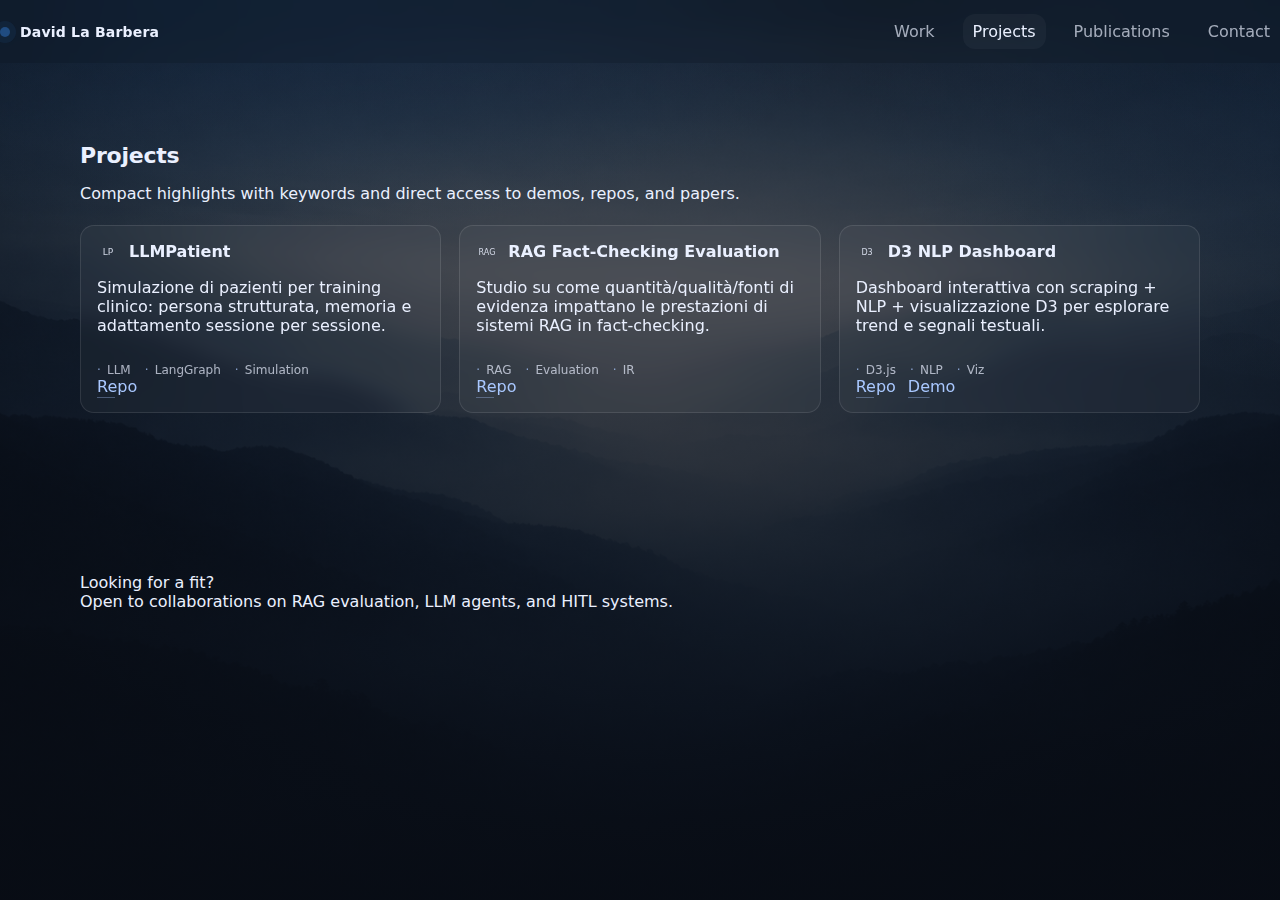
<file: projects.html>
<!doctype html>
<html lang="en">
<head>
  <meta charset="utf-8" />
  <meta name="viewport" content="width=device-width, initial-scale=1" />
  <title>Projects — David La Barbera</title>
  <meta name="description" content="Selected projects: title, spotlight, keywords, and external links." />

  <meta property="og:title" content="Projects — David La Barbera" />
  <meta property="og:description" content="Selected projects: title, spotlight, keywords, and external links." />
  <meta property="og:type" content="website" />
  <meta property="og:image" content="assets/hero-mountain.png" />

  <meta name="theme-color" content="#204c81" />
  <link rel="preload" href="css/styles.css" as="style" />
  <link rel="stylesheet" href="css/styles.css" />
</head>

<body>
  <a class="skip" href="#content">Skip to content</a>

  <header class="topbar" id="top">
    <nav class="nav">
      <a class="logo" href="index.html#top" aria-label="Home">
        <span class="logo-mark" aria-hidden="true"></span>
        <span class="logo-text">David La Barbera</span>
      </a>

      <div class="navlinks">
        <a href="index.html#work">Work</a>
        <a class="btn btn--ghost" href="projects.html" aria-current="page">Projects</a>
        <a href="index.html#publications">Publications</a>
        <a href="index.html#contact">Contact</a>
      </div>
    </nav>
  </header>

  <main id="content">
    <section class="section">
      <div class="wrap">
        <header class="section-head reveal">
          <h2>Projects</h2>
          <p>Compact highlights with keywords and direct access to demos, repos, and papers.</p>
        </header>

        <div class="projects-grid" id="projectsList"></div>
      </div>
    </section>

    <section class="section section--soft">
      <div class="wrap">
        <div class="callout reveal">
          <div class="callout-k">Looking for a fit?</div>
          <div class="callout-v">Open to collaborations on RAG evaluation, LLM agents, and HITL systems.</div>
        </div>
      </div>
    </section>
  </main>

  <script src="js/main.js" defer></script>
  <script src="js/projects.js" defer></script>
</body>
</html>
</file>
<file: css/styles.css>
:root{
  --accent:#204c81;
  --accent2:#2b6cc1;

  /* Soft dark */
  --bg:#0b1220;
  --bg2:#101a2b;

  --text:#eaf0ff;
  --muted: rgba(234,240,255,.68);

  --shadow: 0 26px 80px rgba(0,0,0,.55);
  --shadow2: 0 14px 34px rgba(0,0,0,.38);

  --max: 1120px;
}

*{box-sizing:border-box}
html{scroll-behavior:smooth}
body{
  margin:0;
  font-family: ui-sans-serif, system-ui, -apple-system, Segoe UI, Roboto, Helvetica, Arial;
  color:var(--text);

  /* Background as identity */
  background:
    radial-gradient(1100px 560px at 20% -10%, rgba(32,76,129,.26), transparent 60%),
    radial-gradient(900px 520px at 110% 8%, rgba(32,76,129,.14), transparent 62%),
    linear-gradient(180deg, rgba(8,12,20,.62) 0%, rgba(8,12,20,.80) 55%, rgba(8,12,20,.92) 100%),
    url("../assets/hero-mountain.png");
  background-size: cover;
  background-position: center 20%;
  background-attachment: fixed;
}

/* mobile: avoid jitter */
@media (max-width: 980px){
  body{ background-attachment: scroll; }
}

a{color:inherit; text-decoration:none}
.wrap{width:min(var(--max), calc(100% - 56px)); margin:0 auto}

.skip{
  position:absolute; left:-999px; top:14px;
  background:#fff; color:#000; padding:10px 12px; border-radius:12px;
}
.skip:focus{left:16px}

/* Topbar */
.topbar{
  position:sticky; top:0; z-index:50;
  backdrop-filter: blur(10px);
  background: rgba(7,10,16,.16);
}
.nav{
  display:flex; align-items:center; justify-content:space-between;
  padding:14px 0;
}
.logo{display:flex; gap:10px; align-items:center; font-weight:720; letter-spacing:.2px}
.logo-mark{
  width:10px; height:10px; border-radius:999px;
  background: var(--accent);
  box-shadow: 0 0 0 6px rgba(32,76,129,.18);
}
.logo-text{font-size:14px}

.navlinks{display:flex; gap:18px; align-items:center; color: var(--muted)}
.navlinks a{padding:8px 10px; border-radius:12px}
.navlinks a:hover{background: rgba(32,76,129,.14); color: var(--text)}

/* Buttons */
.btn{
  display:inline-flex; align-items:center; justify-content:center;
  padding:11px 14px; border-radius:14px;
  border:none;
  transition: transform .18s ease, filter .18s ease, background .18s ease;
  cursor:pointer;
}
.btn:hover{transform: translateY(-1px); filter: brightness(1.03)}
.btn--primary{
  background: linear-gradient(135deg, var(--accent), var(--accent2));
  color:#fff;
}
.btn--ghost{
  background: rgba(255,255,255,.04);
  color: var(--text);
}

/* HERO */
.hero{
  position:relative;
  padding: 88px 0 36px;
  overflow:hidden;
}

/* soft veil to blend typography with photo */
.hero-bg{
  position:absolute;
  inset:-120px -60px -60px;
  background:
    radial-gradient(1200px 700px at 50% 10%, rgba(7,10,16,.22), rgba(7,10,16,.78) 70%),
    radial-gradient(900px 600px at 20% 120%, rgba(32,76,129,.22), rgba(0,0,0,0) 65%),
    url("../assets/hero-mountain.png");
  background-size: cover;
  background-position: center 28%;
  transform: scale(1.04);
  filter: saturate(.95) contrast(1.02);
  opacity: .92;
}

.hero-grid{
  position: relative;
  display: grid;
  grid-template-columns: 1.2fr .8fr;
  gap: 36px;
  align-items: start;
}

.h1, .eyebrow, .tagline, .value-main{
  text-shadow: 0 10px 26px rgba(0,0,0,.40);
}

.eyebrow{
  margin:0;
  font-size:12px;
  letter-spacing:.16em;
  text-transform: uppercase;
  color: rgba(234,240,255,.72);
}

.h1{
  margin: 10px 0 0;
  font-size: clamp(44px, 5.2vw, 68px);
  line-height: 1.02;
  letter-spacing: -0.035em;
  font-weight: 860;
}

.tagline{
  margin-top: 14px;
  font-size: clamp(20px, 2.2vw, 26px);
  font-weight: 620;
  letter-spacing: -0.01em;
  color: rgba(234,240,255,.86);
}

.accent{color: #a9c8ff;}

.value-strip{
  margin-top: 22px;
  display: grid;
  gap: 12px;
  max-width: 60ch;
}

.value-main{
  margin: 0;
  font-size: 16px;
  line-height: 1.6;
  color: rgba(234,240,255,.92);
}

.value-tags{
  display: flex;
  flex-wrap: wrap;
  gap: 12px 16px;
  font-size: 13px;
  color: rgba(234,240,255,.70);
}
.value-tags span{
  position: relative;
  padding-left: 10px;
}
.value-tags span::before{
  content: "·";
  position: absolute;
  left: 0;
  color: rgba(169,200,255,.85);
}

.value-hint{
  margin: 10px 0 0;
  font-size: 13px;
  color: rgba(234,240,255,.82);
}

/* RIGHT: no panel borders, just spacing */
.hero-panel{
  display: flex;
  justify-content: flex-end;
}

.hero-identity{
  width: min(420px, 100%);
  display: grid;
  grid-template-columns: 152px 1fr;
  gap: 18px;
  align-items: start;

  /* subtle fusion with background */
  background: rgba(255,255,255,.04);
  border: 1px solid rgba(255,255,255,.08);
  border-radius: 16px;
  padding: 16px;
  backdrop-filter: blur(10px);
}

/* Photo */
.hero-photo{
  width: 152px;
  height: 200px;
  border-radius: 12px;
  overflow: hidden;
  border: 1px solid rgba(255,255,255,.10);
}
.hero-photo img{
  width: 100%;
  height: 100%;
  object-fit: cover;
  filter: saturate(1.02) contrast(1.05) brightness(.98);
}

.hero-stats{
  display: flex;
  flex-direction: column;
  gap: 12px;
  min-height: 200px;
  padding-top: 2px;
}

.stat{
  display: grid;
  grid-template-columns: 34px 1fr;
  column-gap: 10px;
  align-items: baseline;
}
.stat-n{
  font-size: 22px;
  font-weight: 820;
  letter-spacing: -0.02em;
  color: #b8d4ff;
  line-height: 1;
}
.stat-l{
  font-size: 13.5px;
  line-height: 1.35;
  color: rgba(234,240,255,.82);
}
.stat-l.subtle{
  grid-column: 1 / -1;
  margin-top: 2px;
  font-size: 11.5px;
  letter-spacing: .14em;
  text-transform: uppercase;
  color: rgba(234,240,255,.56);
  white-space: nowrap;
}

/* Links: icon strip, no buttons */
.hero-links{
  margin-top: auto;
  display: flex;
  gap: 12px;
  align-items: center;
}
.hero-links a{
  display: inline-flex;
  align-items: center;
  justify-content: center;
  padding: 4px;
  color: rgba(234,240,255,.74);
  transition: transform .18s ease, color .18s ease;
}
.hero-links a:hover{
  transform: translateY(-1px);
  color: rgba(234,240,255,.95);
}
.hero-links svg{
  width: 18px;
  height: 18px;
  fill: currentColor;
}

.hero-fade{
  position:absolute; left:0; right:0; bottom:0; height:90px;
  background: linear-gradient(180deg, rgba(7,10,16,0), rgba(7,10,16,.35), rgba(7,10,16,.55));
  pointer-events:none;
}

/* Sections */
.section{padding: 80px 0}
.section-head h2{margin:0; font-size:22px; letter-spacing:-.01em}
.section-sub{margin:10px 0 0; color: rgba(234,240,255,.68); max-width: 70ch}

/* Work cards: minimal */
.cards3{
  margin-top: 22px;
  display:grid;
  grid-template-columns: repeat(3, minmax(0,1fr));
  gap: 26px;
}
.card{
  background: transparent;
  border: none;
  padding: 0;
}
.card h3{margin:0; font-size:16px}
.muted{margin:10px 0 0; color: rgba(234,240,255,.66); line-height:1.6}

/* Projects */
.projects-grid{
  margin-top: 22px;
  display: grid;
  grid-template-columns: repeat(auto-fit, minmax(240px, 1fr));
  gap: 18px;
}
.project-item{
  padding: 14px 16px;
  border: 1px solid rgba(255,255,255,.10);
  border-radius: 14px;
  background: rgba(255,255,255,.035);
  backdrop-filter: blur(10px);
  display: flex;
  flex-direction: column;
  gap: 12px;
  transition: border-color .18s ease, background .18s ease, transform .18s ease;
}
.project-item:hover{
  border-color: rgba(255,255,255,.18);
  background: rgba(255,255,255,.055);
  transform: translateY(-2px);
}
.project-title{
  display: flex;
  align-items: center;
  gap: 10px;
}
.project-logo{
  width: 22px;
  height: 22px;
  opacity: .85;
}
.project-item h3{
  margin: 0;
  font-size: 16px;
}
.project-keywords{
  display: flex;
  flex-wrap: wrap;
  gap: 10px 14px;
  font-size: 12px;
  color: rgba(234,240,255,.70);
}
.project-keywords span{
  position: relative;
  padding-left: 10px;
}
.project-keywords span::before{
  content: "·";
  position: absolute;
  left: 0;
  color: rgba(169,200,255,.75);
}
.project-links{
  display:flex;
  gap:12px;
  margin-top: auto;
}
.project-links a{
  color: #a9c8ff;
}
.project-links a:hover{
  color: #c6dcff;
}

.projects-more{
  margin-top: 16px;
  text-align: right;
}
.projects-more a{
  color: rgba(234,240,255,.78);
}
.projects-more a:hover{
  color: rgba(234,240,255,.96);
}

/* Publications */
.pubs{margin-top: 18px; display:grid; gap: 12px}
.pub{
  background: transparent;
  border: none;
  padding: 0;
}
.pub summary{
  list-style:none;
  cursor:pointer;
  display:flex;
  justify-content:space-between;
  gap: 16px;
  align-items:baseline;
  padding: 10px 0;
  border-bottom: 1px solid rgba(255,255,255,.10);
}
.pub summary::-webkit-details-marker{display:none}
.pub-title{font-weight:720}
.pub-venue{color: rgba(234,240,255,.62); font-size:12px}

/* Contact */
.contact{
  display:flex;
  justify-content:space-between;
  align-items:center;
  gap: 18px;
}
.contact h2{margin:0}
.contact-actions{display:flex; gap: 10px; flex-wrap:wrap}

/* Footer */
.footer{
  display:flex; justify-content:space-between; align-items:center;
  padding: 22px 0 0;
  color: rgba(234,240,255,.62);
}
.footer a{color: #a9c8ff}
.footer a:hover{color: #c6dcff}

/* Reveal */
.reveal{
  opacity:0;
  transform: translateY(10px);
  transition: opacity .55s ease, transform .55s ease;
}
.reveal.on{
  opacity:1;
  transform: translateY(0);
}

/* Responsive */
@media (max-width: 980px){
  .wrap{width:min(var(--max), calc(100% - 40px));}
  .hero{padding: 72px 0 28px;}
  .hero-grid{grid-template-columns: 1fr; gap: 18px;}
  .hero-panel{justify-content: flex-start;}
  .hero-identity{grid-template-columns: 140px 1fr;}
  .cards3{grid-template-columns: 1fr; gap: 18px;}
  .projects-grid{grid-template-columns: 1fr;}
  .contact{flex-direction:column; align-items:flex-start}
}

/* Projects layout: one featured + two */
.projects-grid--featured{
  display: grid;
  grid-template-columns: 1.3fr 1fr 1fr;
  gap: 18px;
  align-items: stretch;
}

.project-item--featured{
  padding: 18px;
  border-color: rgba(169,200,255,.18);
  background: rgba(255,255,255,.045);
}

/* Better typography inside cards */
.project-one{
  margin: 2px 0 0;
  font-size: 14px;
  color: rgba(234,240,255,.86);
  line-height: 1.45;
}

.project-proof{
  margin: 10px 0 0;
  font-size: 13px;
  color: rgba(234,240,255,.68);
  line-height: 1.5;
}

/* Small mark (quiet, not a badge) */
.project-mark{
  margin-left: auto;
  font-size: 11px;
  letter-spacing: .14em;
  text-transform: uppercase;
  color: rgba(234,240,255,.55);
}

/* Links: feel more “designed” */
.project-links a{
  position: relative;
  padding-bottom: 2px;
}

.project-links a::after{
  content:"";
  position:absolute;
  left:0; right:0; bottom:0;
  height:1px;
  background: rgba(169,200,255,.35);
  transform: scaleX(.45);
  transform-origin: left;
  transition: transform .18s ease, background .18s ease;
}

.project-links a:hover::after{
  transform: scaleX(1);
  background: rgba(169,200,255,.65);
}

/* Responsive: stack */
@media (max-width: 980px){
  .projects-grid--featured{
    grid-template-columns: 1fr;
  }
  .project-mark{ margin-left: 0; }
}

.project-private{
  color: rgba(234,240,255,.62);
  font-size: 12px;
  letter-spacing: .06em;
}

.project-item--featured .project-proof{
  color: rgba(234,240,255,.74);
}

.project-item--featured{
  background: rgba(255,255,255,.05);
  border-color: rgba(169,200,255,.18);
}

/* Timeline block */
.timeline-block{
  margin-top: 34px;
}

.timeline-head{
  display:flex;
  align-items: baseline;
  justify-content: space-between;
  gap: 16px;
}

.timeline-head h3{
  margin: 0;
  font-size: 16px;
  letter-spacing: -.01em;
}

.timeline{
  list-style: none;
  margin: 16px 0 0;
  padding: 0;
  display: grid;
  gap: 16px;
}

.t-item{
  display: grid;
  grid-template-columns: 84px 1fr;
  gap: 18px;
  padding: 12px 0;
  border-top: 1px solid rgba(255,255,255,.10);
}

.t-item:first-child{
  border-top: 1px solid rgba(255,255,255,.10);
}

.t-when{
  font-size: 12px;
  letter-spacing: .14em;
  text-transform: uppercase;
  color: rgba(234,240,255,.55);
  padding-top: 2px;
}

.t-title{
  font-weight: 740;
  color: rgba(234,240,255,.92);
}

.t-sub{
  margin-top: 6px;
  color: rgba(234,240,255,.68);
  line-height: 1.55;
  font-size: 13px;
  max-width: 86ch;
}

.t-tags{
  margin-top: 10px;
  display: flex;
  flex-wrap: wrap;
  gap: 10px 14px;
  font-size: 12px;
  color: rgba(234,240,255,.70);
}

.t-tags span{
  position: relative;
  padding-left: 10px;
}

.t-tags span::before{
  content: "·";
  position: absolute;
  left: 0;
  color: rgba(169,200,255,.75);
}

.t-grade{
  font-weight: 650;
  color: rgba(169,200,255,.92);
}

.timeline-note{
  margin-top: 14px;
  opacity: .85;
}

/* Responsive */
@media (max-width: 980px){
  .timeline-head{flex-direction: column; align-items: flex-start;}
  .t-item{grid-template-columns: 1fr; gap: 8px;}
  .t-when{order: 0;}
}
</file>
